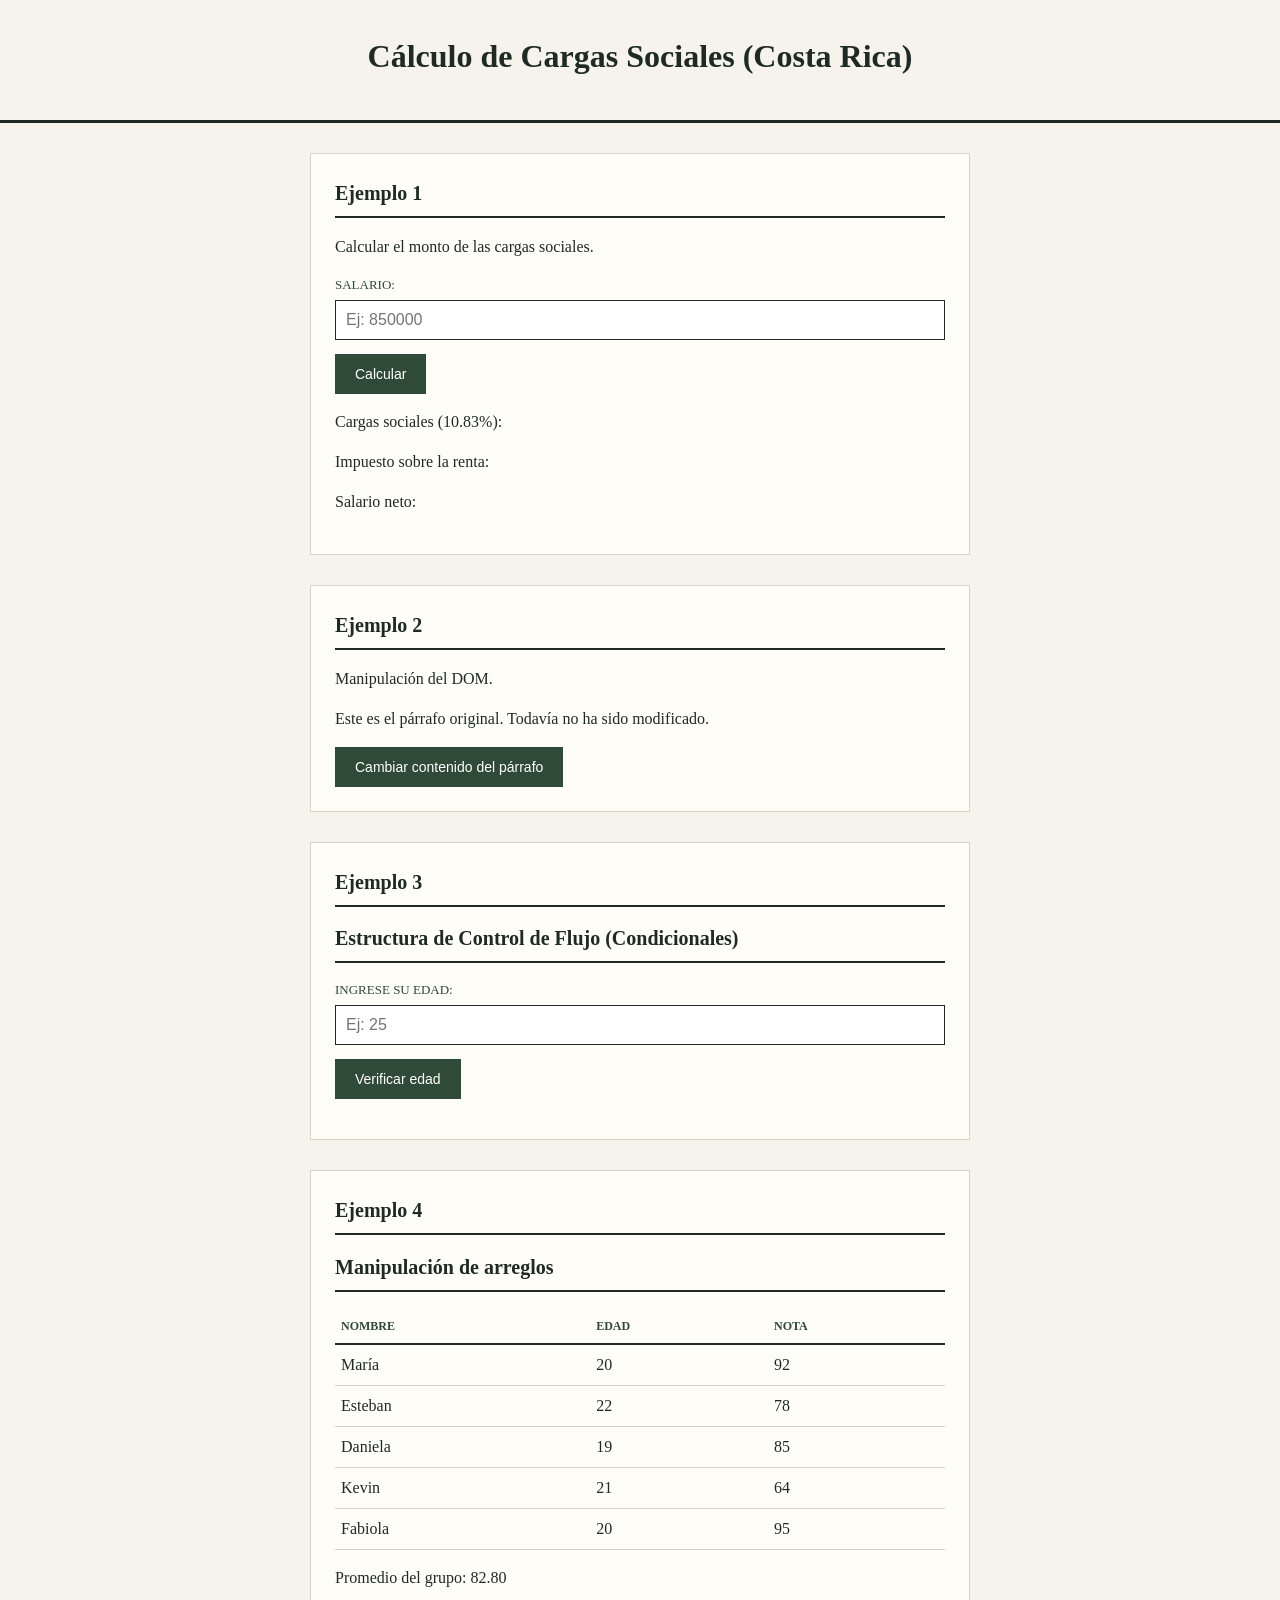
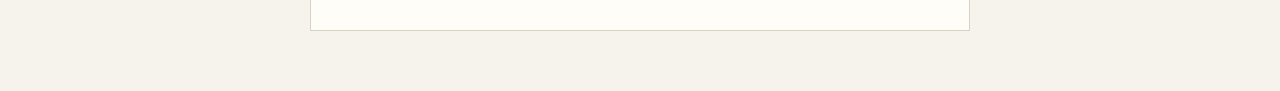
<file: practica-programada-2/index.html>
<!DOCTYPE html>
<html lang="en">

<head>
    <meta charset="UTF-8">
    <meta name="viewport" content="width=device-width, initial-scale=1.0">
    <title>Practica 2</title>
    <link href="style.css" rel="stylesheet">
</head>


<!-- Ejercicio 1: Cálculo de las cargas sociales en Costa Rica. -->

<body>
    <header>
        <h1> Cálculo de Cargas Sociales (Costa Rica)</h1>
    </header>

    <main>
        <section id="Ejm1">
            <h2>Ejemplo 1</h2>
            <p>Calcular el monto de las cargas sociales.</p>
            <label for="salarioBruto">Salario: </label>
            <input type="number" id="salarioBruto" placeholder="Ej: 850000" min="0" step="1000">
            <button onclick="calcularPlanilla()">Calcular</button>

            <div id="resultado">
                <p>Cargas sociales (10.83%): <span id="montoCargas"></span></p>
                <p>Impuesto sobre la renta: <span id="montoRenta"></span></p>
                <p>Salario neto: <span id="montoNeto"></span></p>
            </div>
        </section>


        <!-- Ejercicio 2: Manipulación del DOM -->

        <section id="Ejm2">
            <h2>Ejemplo 2</h2>
            <p>Manipulación del DOM.</p>
            <p id="parrafoDemo">Este es el párrafo original. Todavía no ha sido modificado.</p>
            <button onclick="cambiarParrafo()">Cambiar contenido del párrafo</button>
        </section>
        </section>


        <!-- Ejercicio 3: Condicional de edad.-->
        <section id="Ejm3">
            <h2>Ejemplo 3</h2>
            <h2>Estructura de Control de Flujo (Condicionales)</h2>
            <label for="edad">Ingrese su edad: </label>
            <input type="number" id="edad" placeholder="Ej: 25" min="0">
            <button onclick="verificarEdad()">Verificar edad</button>

            <p id="resultadoEdad"></p>
        </section>

        <!-- Ejercicio 4: Arreglo de objetos-->

        <section id="Ejm4">
            <h2>Ejemplo 4</h2>
            <h2>Manipulación de arreglos</h2>

            <table>
                <thead>
                    <tr>
                        <th>Nombre</th>
                        <th>Edad</th>
                        <th>Nota</th>
                    </tr>
                </thead>
                <tbody id="tablaAlumnos">

                </tbody>
            </table>

            <p id="promedioNota"></p>

        </section>

    </main>

    <script src="script.js"></script>
</body>

</html>
</file>
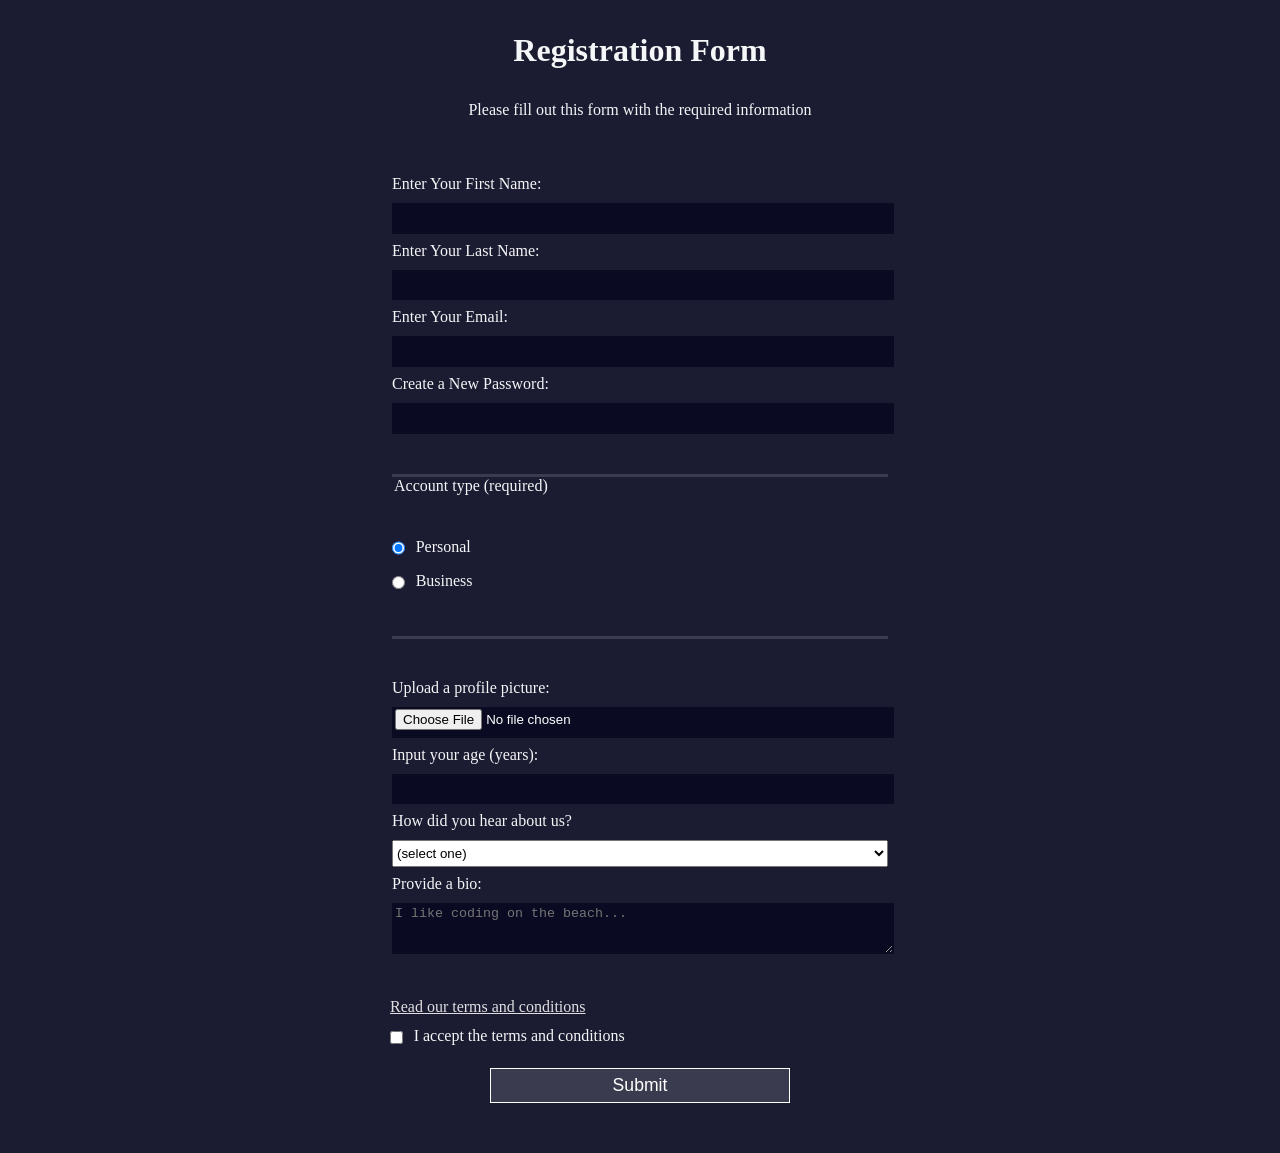
<file: practica-programada-1/primera-parte/index.html>
<!DOCTYPE html>
<html lang="en">
<head>
  <meta charset="UTF-8">
  <title>Registration Form</title>
  <link rel="stylesheet" href="estilos.css" />
</head>
<body>
  <h1>Registration Form</h1>
  <p>Please fill out this form with the required information</p>
  <form method="post" action='https://register-demo.freecodecamp.org'>
    <fieldset>
      <label for="first-name">Enter Your First Name: <input id="first-name" name="first-name" type="text" required /></label>
      <label for="last-name">Enter Your Last Name: <input id="last-name" name="last-name" type="text" required /></label>
      <label for="email">Enter Your Email: <input id="email" name="email" type="email" required /></label>
      <label for="new-password">Create a New Password: <input id="new-password" name="new-password" type="password" pattern="[a-z0-5]{8,}" required /></label>
    </fieldset>
    <fieldset>
      <legend>Account type (required)</legend>
      <label for="personal-account"><input id="personal-account" type="radio" name="account-type" value="personal" class="inline" checked /> Personal</label>
      <label for="business-account"><input id="business-account" type="radio" name="account-type" value="business" class="inline" /> Business</label>
    </fieldset>
    <fieldset>
      <label for="profile-picture">Upload a profile picture: <input id="profile-picture" type="file" name="file" /></label>
      <label for="age">Input your age (years): <input id="age" type="number" name="age" min="13" max="120" /></label>
      <label for="referrer">How did you hear about us?
        <select id="referrer" name="referrer">
          <option value="">(select one)</option>
          <option value="1">freeCodeCamp News</option>
          <option value="2">freeCodeCamp YouTube Channel</option>
          <option value="3">freeCodeCamp Forum</option>
          <option value="4">Other</option>
        </select>
      </label>
      <label for="bio">Provide a bio:
        <textarea id="bio" name="bio" rows="3" cols="30" placeholder="I like coding on the beach..."></textarea>
      </label>
    </fieldset>
    <a href="https://www.freecodecamp.org/news/terms-of-service">Read our terms and conditions</a>
    <label for="terms-and-conditions">
      <input class="inline" name="terms" id="terms-and-conditions" type="checkbox" required />
      I accept the terms and conditions
    </label>
    <input type="submit" value="Submit" />
  </form>
</body>
</html>
</file>
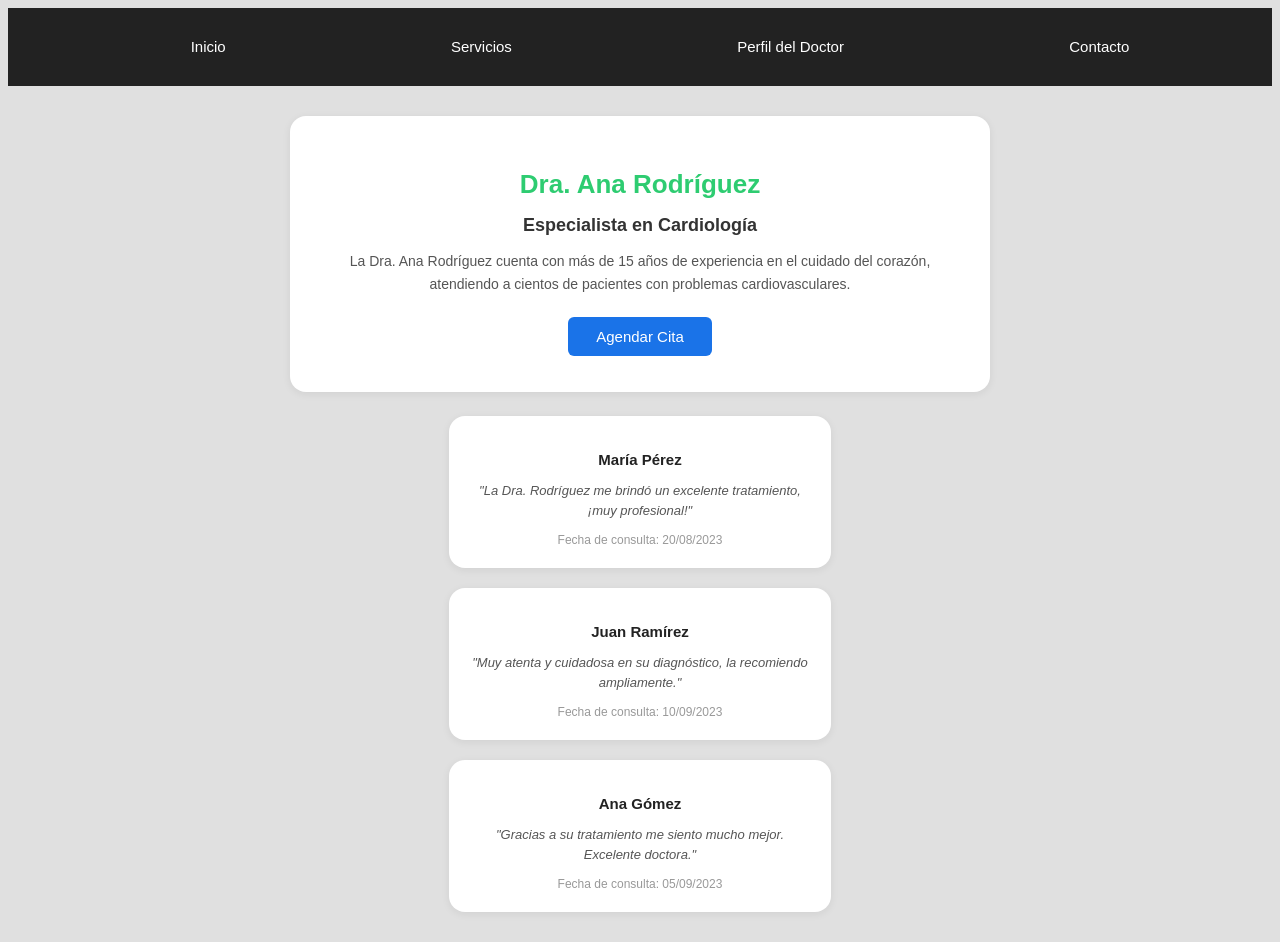
<file: practica-programada-1/segunda-parte/index.html>
<!DOCTYPE html>
<html lang="en">
<head>
    <meta charset="UTF-8">
    <meta name="viewport" content="width=device-width, initial-scale=1.0">
    <title>Registration Form</title>
    <link rel="stylesheet" href="./style.css" />
</head>
<body>
 
  <nav>
    <ul>
      <li><a href="#">Inicio</a></li>
      <li><a href="#">Servicios</a></li>
      <li><a href="#">Perfil del Doctor</a></li>
      <li><a href="#">Contacto</a></li>
    </ul>
  </nav>
 
  <main>
   
    <div class="perfil-card">
      <h1>Dra. Ana Rodríguez</h1>
      <h2>Especialista en Cardiología</h2>
      <p>La Dra. Ana Rodríguez cuenta con más de 15 años de experiencia en el cuidado del corazón, atendiendo a cientos de pacientes con problemas cardiovasculares.</p>
      <button>Agendar Cita</button>
    </div>
 
    <!-- Comentarios -->
    <div class="comentarios">
      <div class="comentario-card">
        <h3>María Pérez</h3>
        <p>"La Dra. Rodríguez me brindó un excelente tratamiento, ¡muy profesional!"</p>
        <span class="fecha">Fecha de consulta: 20/08/2023</span>
      </div>
 
      <div class="comentario-card">
        <h3>Juan Ramírez</h3>
        <p>"Muy atenta y cuidadosa en su diagnóstico, la recomiendo ampliamente."</p>
        <span class="fecha">Fecha de consulta: 10/09/2023</span>
      </div>
 
      <div class="comentario-card">
        <h3>Ana Gómez</h3>
        <p>"Gracias a su tratamiento me siento mucho mejor. Excelente doctora."</p>
        <span class="fecha">Fecha de consulta: 05/09/2023</span>
      </div>
    </div>
</body>
</html>
</file>
<file: practica-programada-2/style.css>
* {
  box-sizing: border-box;
}

body {
  margin: 0;
  font-family: Georgia, "Times New Roman", serif;
  background-color: #f6f3ec;
  color: #1f2a24;
  line-height: 1.5;
}

header {
  text-align: center;
  padding: 32px 20px;
  border-bottom: 3px solid #1f2a24;
}

header h1 {
  margin: 0 0 8px;
}

header p {
  color: #4a564e;
  font-size: 14px;
}

main {
  max-width: 700px;
  margin: 0 auto;
  padding: 30px 20px;
}

section {
  background: #fffdf8;
  border: 1px solid #d8d2c2;
  padding: 24px;
  margin-bottom: 30px;
}

section h2 {
  margin-top: 0;
  border-bottom: 2px solid #1f2a24;
  padding-bottom: 8px;
  font-size: 20px;
}

label {
  display: block;
  font-size: 13px;
  text-transform: uppercase;
  color: #2f4a36;
  margin-bottom: 6px;
}

input {
  width: 100%;
  font-size: 16px;
  padding: 10px;
  border: 1.5px solid #1f2a24;
  margin-bottom: 14px;
}

button {
  font-size: 14px;
  background-color: #2f4a36;
  color: #fff;
  border: none;
  padding: 12px 20px;
  cursor: pointer;
}

button:hover {
  background-color: #b6321c;
}

.hidden {
  display: none;
}

#resultadoPlanilla p {
  border-bottom: 1px solid #d8d2c2;
  padding: 8px 0;
}

#mensajeEdad {
  margin-top: 16px;
  padding: 12px 16px;
  background-color: #f0ede3;
  border-left: 4px solid #2f4a36;
}

table {
  width: 100%;
  border-collapse: collapse;
  margin-top: 10px;
}

th, td {
  text-align: left;
  padding: 8px 6px;
  border-bottom: 1px solid #d8d2c2;
}

th {
  font-size: 12px;
  text-transform: uppercase;
  color: #2f4a36;
  border-bottom: 2px solid #1f2a24;
}

#promedioFinal {
  margin-top: 14px;
  font-weight: bold;
}

footer {
  text-align: center;
  font-size: 12px;
  color: #4a564e;
  padding: 20px;
  border-top: 1px solid #d8d2c2;
}
</file>
<file: practica-programada-1/primera-parte/estilos.css>
body {
  width: 100%;
  height: 100vh;
  margin: 0;
  background-color: #1b1b32;
  color: #f5f6f7;
  font-family: Tahoma;
  font-size: 16px;
}

h1, p {
  margin: 1em auto;
  text-align: center;
}

form {
  width: 60vw;
  max-width: 500px;
  min-width: 300px;
  margin: 0 auto;
  padding-bottom: 2em;
}

fieldset {
  border: none;
  padding: 2rem 0;
  border-bottom: 3px solid #3b3b4f;
}

fieldset:last-of-type {
  border-bottom: none;
}

label {
  display: block;
  margin: 0.5rem 0;
}

input,
textarea,
select {
  margin: 10px 0 0 0;
  width: 100%;
  min-height: 2em;
}

input, textarea {
  background-color: #0a0a23;
  border: 1px solid #0a0a23;
  color: #ffffff;
}

.inline {
  width: unset;
  margin: 0 0.5em 0 0;
  vertical-align: middle;
}

input[type="submit"] {
  display: block;
  width: 60%;
  margin: 1em auto;
  height: 2em;
  font-size: 1.1rem;
  background-color: #3b3b4f;
  border-color: white;
  min-width: 300px;
}

input[type="file"] {
  padding: 1px 2px;
}

a {
  color: #dfdfe2;
}
</file>
<file: practica-programada-1/segunda-parte/style.css>
<style>
    * {
      margin: 0;
      padding: 0;
      box-sizing: border-box;
    }
 
    body {
      font-family: Arial, sans-serif;
      background-color: #e0e0e0;
      color: #333;
    }
 
    /* NAV */
    nav {
      background-color: #222;
      padding: 14px 30px;
    }
 
    nav ul {
      list-style: none;
      display: flex;
      justify-content: space-around;
    }
 
    nav ul li a {
      color: #fff;
      text-decoration: none;
      font-size: 15px;
    }
 
    nav ul li a:hover {
      color: #64b5f6;
    }
 
    /* MAIN CONTENT */
    main {
      max-width: 700px;
      margin: 30px auto;
      padding: 0 16px;
      display: flex;
      flex-direction: column;
      gap: 24px;
    }
 
    /* PERFIL CARD */
    .perfil-card {
      background-color: #fff;
      border-radius: 16px;
      padding: 36px 40px;
      text-align: center;
      box-shadow: 0 2px 8px rgba(0,0,0,0.07);
    }
 
    .perfil-card h1 {
      color: #2ecc71;
      font-size: 26px;
      margin-bottom: 10px;
    }
 
    .perfil-card h2 {
      font-size: 18px;
      font-weight: 600;
      color: #333;
      margin-bottom: 14px;
    }
 
    .perfil-card p {
      font-size: 14px;
      color: #555;
      line-height: 1.6;
      margin-bottom: 22px;
    }
 
    .perfil-card button {
      background-color: #1a73e8;
      color: #fff;
      border: none;
      border-radius: 6px;
      padding: 11px 28px;
      font-size: 15px;
      cursor: pointer;
      transition: background-color 0.2s, transform 0.15s;
    }
 
    .perfil-card button:hover {
      background-color: #0d47a1;
      transform: scale(1.05);
    }
 
    /* COMENTARIOS */
    .comentarios {
      display: flex;
      justify-content: center;
      gap: 20px;
      flex-wrap: wrap;
    }
 
    .comentario-card {
      background-color: #fff;
      border-radius: 16px;
      padding: 20px 22px;
      width: calc(50% - 12px);
      min-width: 220px;
      box-shadow: 0 2px 8px rgba(0,0,0,0.07);
      text-align: center;
    }
 
    .comentario-card h3 {
      font-size: 15px;
      font-weight: 700;
      margin-bottom: 8px;
      color: #222;
    }
 
    .comentario-card p {
      font-size: 13px;
      color: #555;
      font-style: italic;
      margin-bottom: 10px;
      line-height: 1.5;
    }
 
    .comentario-card .fecha {
      font-size: 12px;
      color: #999;
      font-style: normal;
    }
 
    /* Tercer comentario centrado debajo */
    .comentarios .comentario-card:last-child:nth-child(odd) {
      width: calc(50% - 12px);
    }
 
    /* RESPONSIVE */
    @media (max-width: 768px) {
      nav ul {
        flex-direction: column;
        align-items: center;
        gap: 10px;
      }
 
      .comentarios {
        flex-direction: column;
        align-items: center;
      }
 
      .comentario-card {
        width: 100%;
      }
    }
  </style>
</file>
